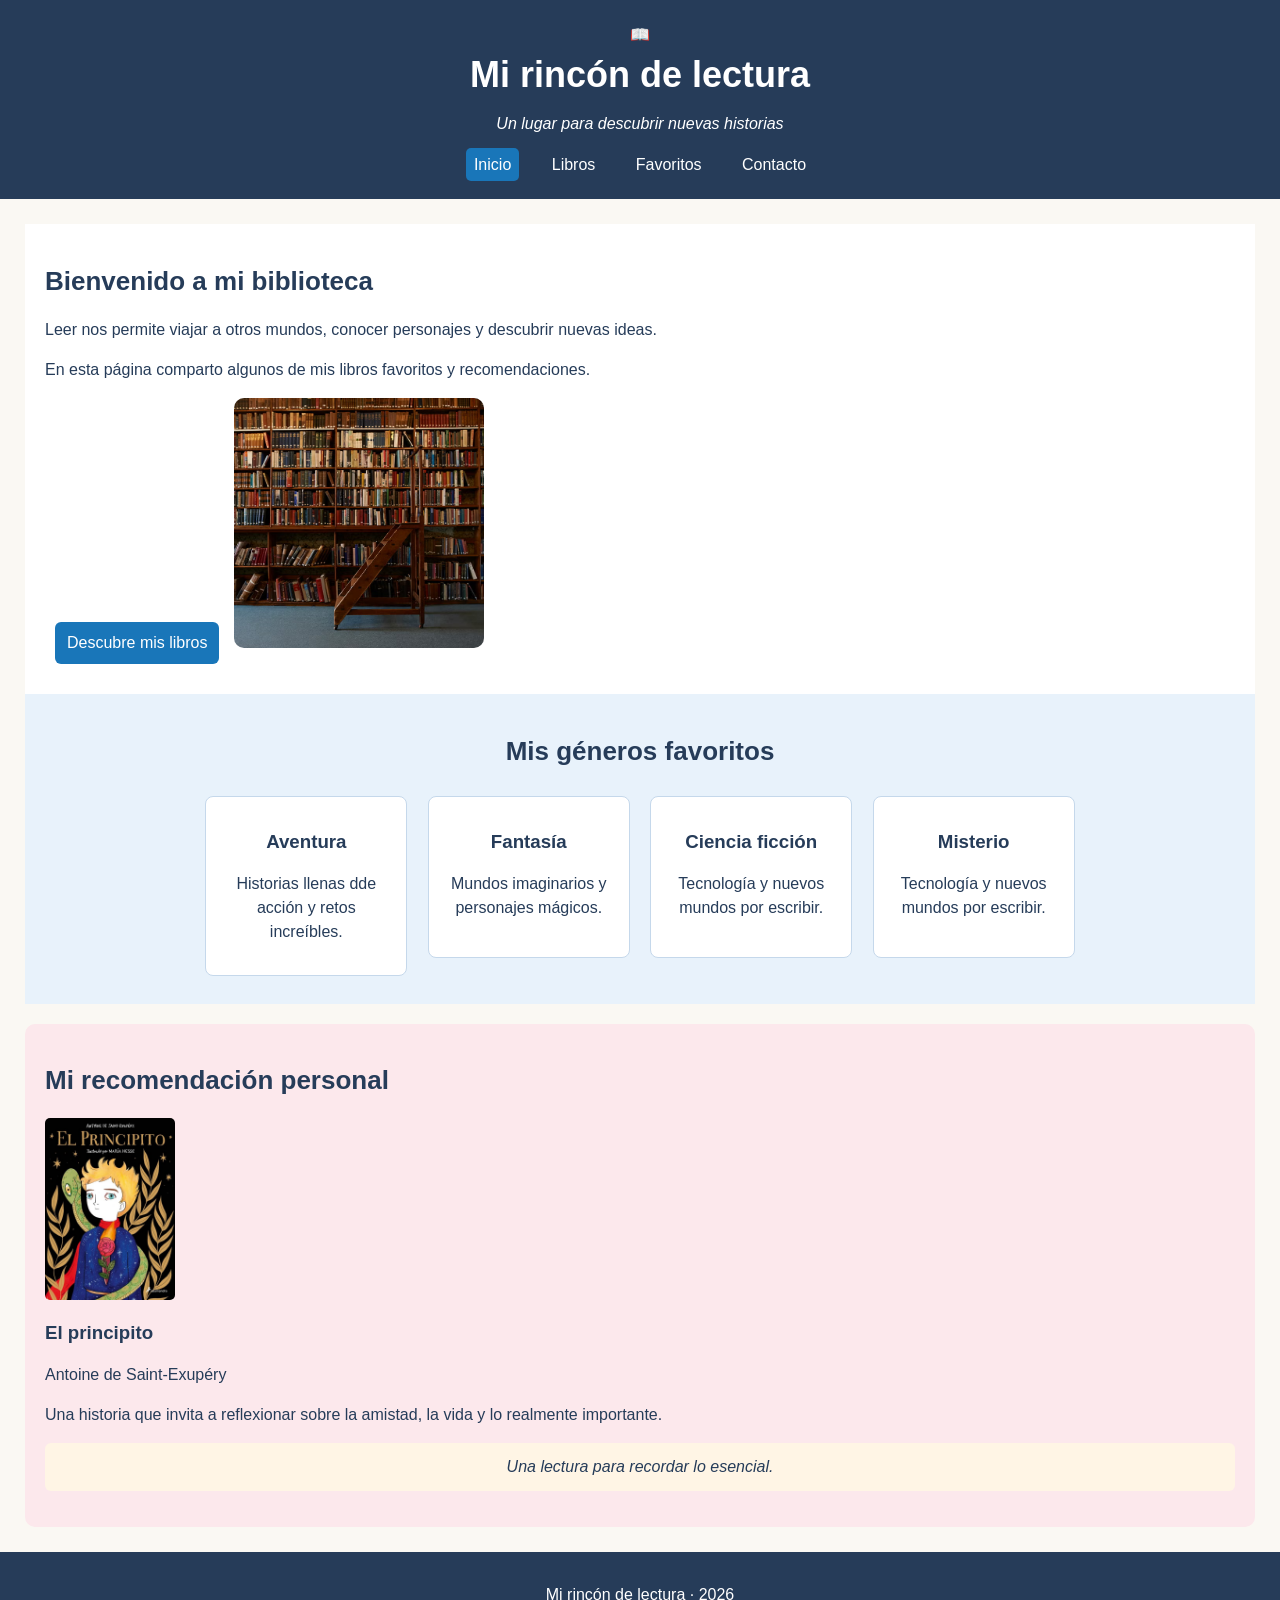
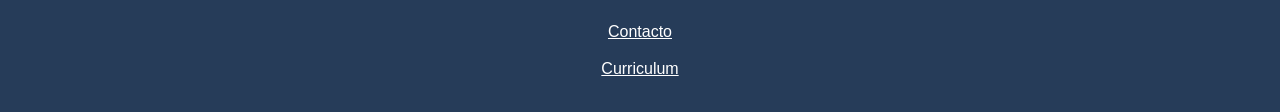
<file: index.html>
<!DOCTYPE html>
<html lang="en">

<head>
    <meta charset="UTF-8">
    <meta name="viewport" content="width=device-width, initial-scale=1.0">
    <title>Mi rincón de lectura</title>
    <link rel="stylesheet" href="Css/estilos.css">
</head>

<body>
    <header id="cabecera">
        <div class="identidad">
            <span class="icono-libro">📖</span>
            <div>
                <h1>Mi rincón de lectura</h1>
                <p>Un lugar para descubrir nuevas historias</p>
            </div>
        </div>
        <nav>
            <a href="index.html" class="activo">Inicio</a>
            <a href="libros.html">Libros</a>
            <a href="#generos">Favoritos</a>
            <a href="#contacto">Contacto</a>
        </nav>
    </header>
    <main>
        <section id="inicio">
            <h2>Bienvenido a mi biblioteca</h2>
            <p>Leer nos permite viajar a otros mundos,
                conocer personajes y descubrir nuevas ideas.</p>
            <p>En esta página comparto algunos de mis libros favoritos y recomendaciones.</p>
            <a href="libros.html" class="boton">Descubre mis libros</a>
            <img src="Img/Biblioteca.jpg" alt="Libros apilados junto a una taza">
        </section>
        <section id="generos">
            <h2>Mis géneros favoritos</h2>

            <div class="genero">
                <h3>Aventura</h3>
                <p>Historias llenas dde acción y retos increíbles.</p>
            </div>

            <div class="genero">
                <h3>Fantasía</h3>
                <p>Mundos imaginarios y personajes mágicos.</p>
            </div>

            <div class="genero">
                <h3>Ciencia ficción</h3>
                <p>Tecnología y nuevos mundos por escribir.</p>
            </div>
            <div class="genero">
                <h3>Misterio</h3>
                <p>Tecnología y nuevos mundos por escribir.</p>
            </div>
        </section>
        <section id="recomendacion">
            <h2>Mi recomendación personal</h2>
            <img src="Img/Principito.jpg" alt="Portada del libro El principito" class="portada">
            <h3>El principito</h3>
            <p>Antoine de Saint-Exupéry</p>
            <p>Una historia que invita a reflexionar
                sobre la amistad, la vida y lo realmente importante.
            </p>
            <p class="cita">
                Una lectura para recordar lo esencial.
            </p>
        </section>
    </main>
    <footer id="contacto">
        <p>Mi rincón de lectura · 2026</p>
        <a href="mailto:lectura@ejemplo.com">Contacto</a>
        <p><a href="Documentación/CV_Miguel_Angel_Martinez_Pastrana.pdf" download="Curriculum">Curriculum</a></p>
    </footer>
</body>

</html>
</file>
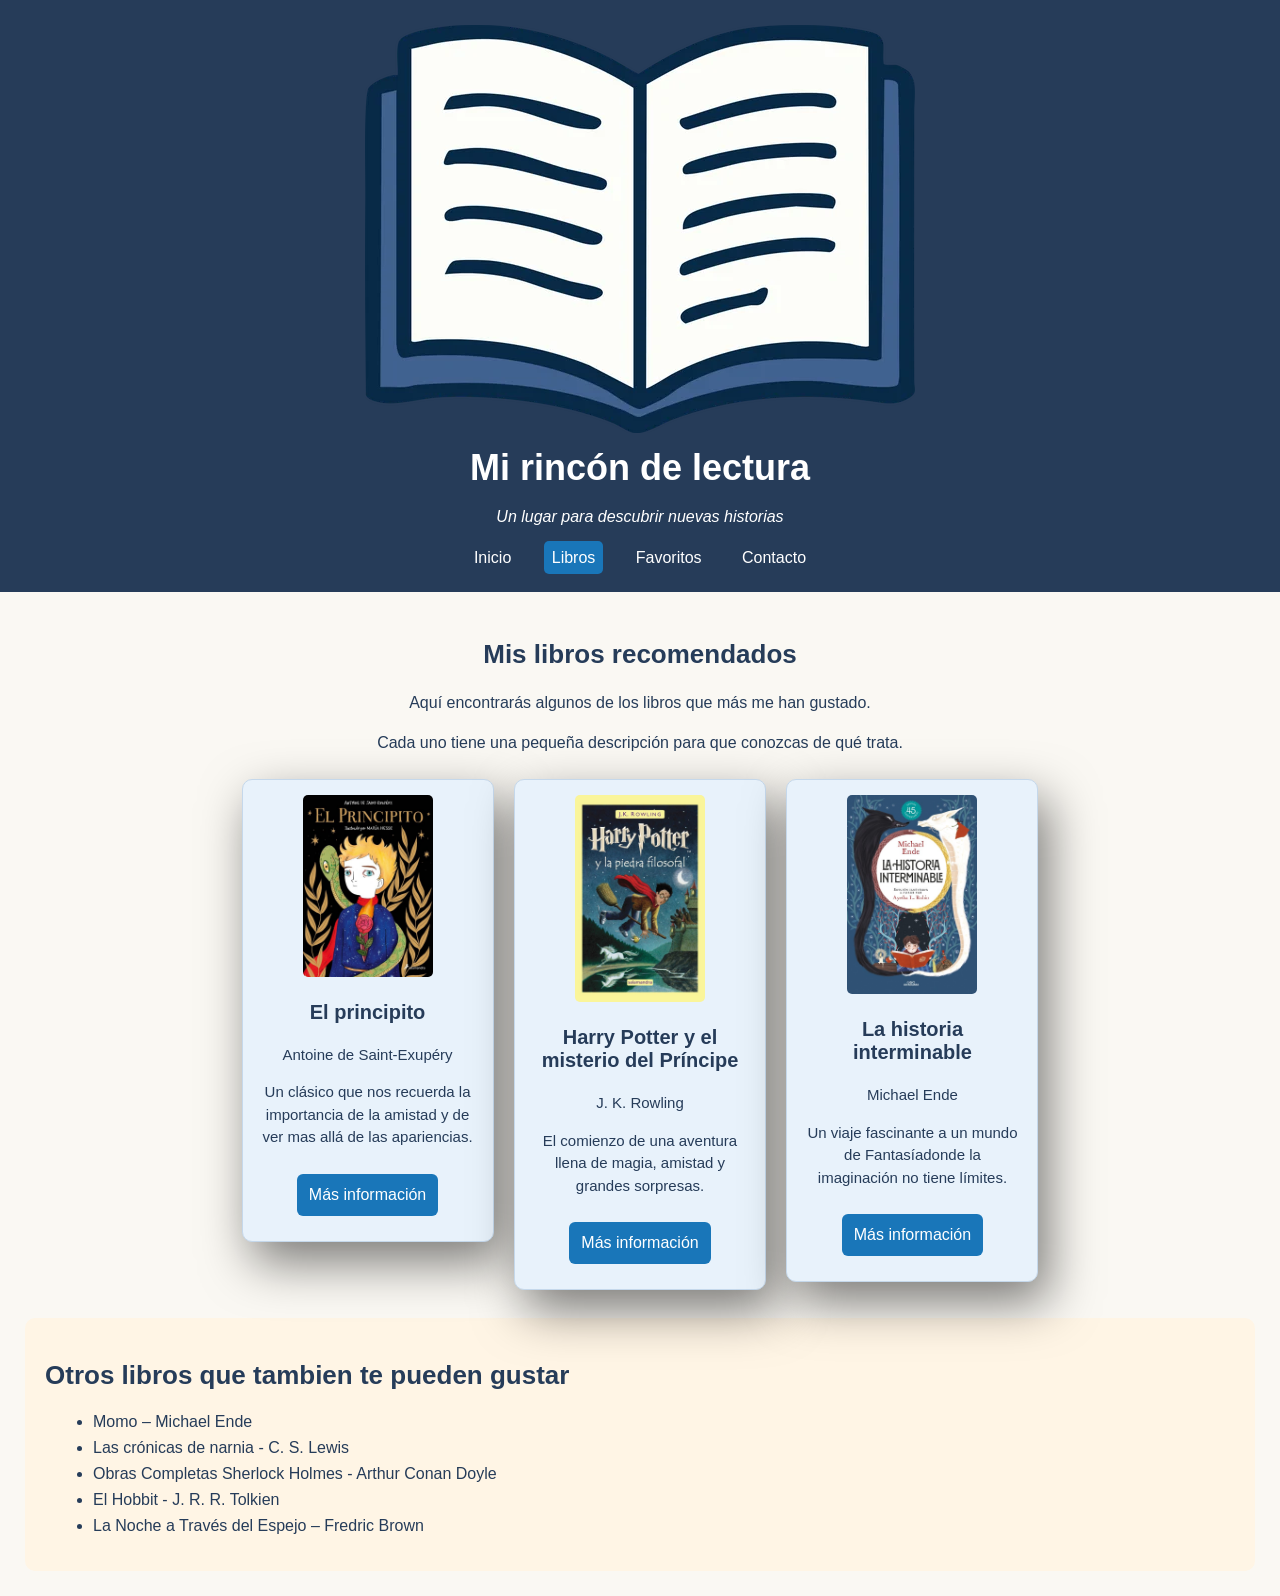
<file: libros.html>
<!DOCTYPE html>
<html lang="en">
<head>
    <meta charset="UTF-8">
    <meta name="viewport" content="width=device-width, initial-scale=1.0">
    <title>Document</title>
     <link rel="stylesheet" href="Css/estilos.css">
</head>
<body>
    
</body>
<header id="cabecera">
        <div class="identidad">
             <img src="Img/logolibro.jpg" id="logo">
            <div>
                <h1>Mi rincón de lectura</h1>
                <p>Un lugar para descubrir nuevas historias</p>
            </div>
        </div>
        <nav>
            <a href="index.html">Inicio</a>
            <a href="libros.html" class="activo">Libros</a>
            <a href="index.html#generos">Favoritos</a>
            <a href="#contacto">Contacto</a>
        </nav>
    </header>
    <main>
        <section id="catalogo">
            <h2>Mis libros recomendados</h2>
            <p>Aquí encontrarás algunos de los libros
                que más me han gustado.</p>
            <p>Cada uno tiene una pequeña descripción
                para que conozcas de qué trata.
            </p>
        
        <div class="tarjeta">
            <img src="Img/Principito.jpg"
            alt="Portada de El principito"
            class="portada">
            <h3>El principito</h3>
            <p>Antoine de Saint-Exupéry</p>
            <p>Un clásico que nos recuerda la importancia
                de la amistad y de ver mas allá de las apariencias.
            </p>
            <a href="https://es.wikipedia.org/wiki/El_principito"
            class="boton">Más información</a>
        </div>
                <div class="tarjeta">
            <img src="Img/Harry-Potter y la piedra filosofal.jpg"
            alt="Portada de Harry Potter"
            class="portada">
            <h3>Harry Potter y el misterio del Príncipe</h3>
            <p>J. K. Rowling</p>
            <p>El comienzo de una aventura llena de magia,
                amistad y grandes sorpresas.
            </p>
            <a href="https://es.wikipedia.org/wiki/Harry_Potter_y_la_piedra_filosofal"
            class="boton">Más información</a>
        </div>
                <div class="tarjeta">
            <img src="Img/La-historia-interminable.jpg"
            alt="Portada de La historia interminable"
            class="portada">
            <h3>La historia interminable</h3>
            <p>Michael Ende</p>
            <p>Un viaje fascinante a un mundo de Fantasíadonde la imaginación no tiene límites.
            </p>
            <a href="https://es.wikipedia.org/wiki/La_historia_interminable"
            class="boton">Más información</a>
        </div>
        </section>
        <section id="otros-libros">
            <h2>Otros libros que tambien te pueden gustar</h2>
            <ul>
                <li>Momo – Michael Ende</li>
                <li>Las crónicas de narnia - C. S. Lewis</li>
                <li>Obras Completas Sherlock Holmes - Arthur Conan Doyle</li>
                <li>El Hobbit - J. R. R. Tolkien</li>
                <li>La Noche a Través del Espejo – Fredric Brown</li>
            </ul>
        </section>
    </main>
</html>
</file>
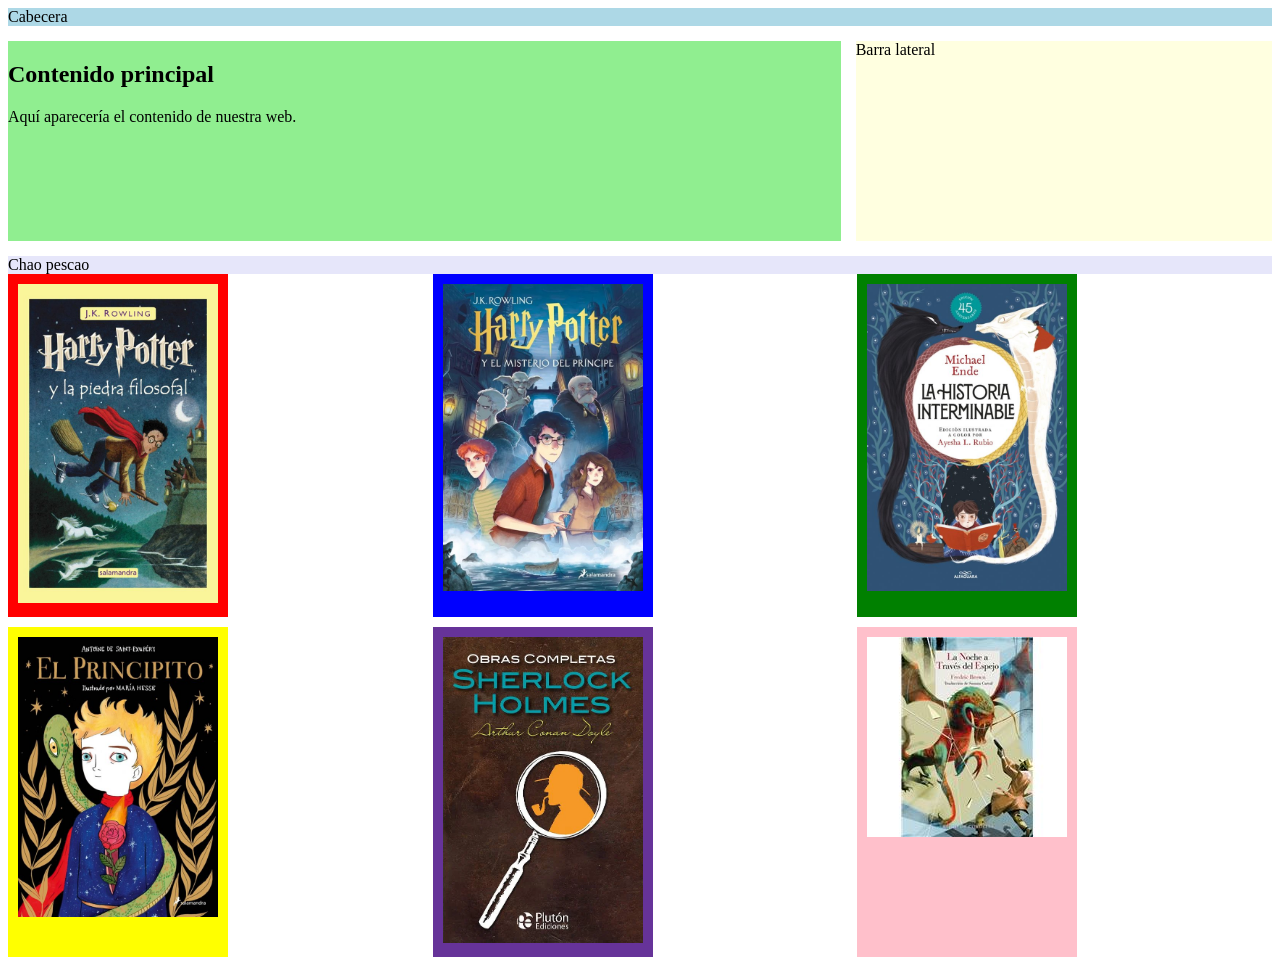
<file: pruebas.html>
<!DOCTYPE html>
<html lang="en">

<head>
    <meta charset="UTF-8">
    <meta name="viewport" content="width=device-width, initial-scale=1.0">
    <title>Document</title>
    <style>
        .contenedor {
            display: grid;
            grid-template-columns: repeat(3, 1fr);
            gap: 10px;
           
        }

        .caja {
            padding: 10px;
            text-align: center;
            width: 200px;
        }

        .roja {
            background-color: red;
        }

        .azul {
            background-color: blue;
        }

        .verde {
            background-color: green;
        }

        .amarillo {
            background-color: yellow;
        }

        .morado {
            background-color: rebeccapurple;
        }

        .rosa {
            background-color: pink;
        }

        .pagina {
            display: grid;
            grid-template-columns: 2fr 1fr;
            grid-template-areas: "cabecera cabecera"
                "contenido lateral"
                "pie pie";
            gap: 15px;
        }

        header {
            grid-area: cabecera;
            background-color: lightblue;
        }

        main {
            grid-area: contenido;
            background-color: lightgreen;
            min-height: 200px;
        }

        aside {
            grid-area: lateral;
            background-color: lightyellow;
        }

        footer {
            grid-area: pie;
            background-color: lavender;
        } .img {width: 100%;}
    </style>
</head>

<body>
    <div class="pagina">
        <header>Cabecera</header>
        <main>
            <h2>Contenido principal</h2>
            <p>Aquí aparecería el contenido de nuestra web.</p>
        </main>
        <aside>Barra lateral</aside>
        <footer>Chao pescao</footer>
    </div>
    <div class="contenedor">
        <div class="caja roja"><img src="Img/Harry-Potter y la piedra filosofal.jpg" class="img"></div>
        <div class="caja azul"><img src="Img/Harry-Potter.jpg" class="img"></div>
        <div class="caja verde"><img src="Img/La-historia-interminable.jpg" class="img"></div>
        <div class="caja amarillo"><img src="Img/Principito.jpg" class="img"></div>
        <div class="caja morado"><img src="Img/sherlock.jpg" class="img"></div>
        <div class="caja rosa"><img src="Img/lanoche.jpg" class="img"></div>

    </div>
</body>

</html>
</file>
<file: Css/estilos.css>
/* ESTILOS GENERALES*/
body {
    font-family: Arial, Helvetica, sans-serif;
    background-color: #faf8f3;
    color: #263c59;
    margin: 0;
}

main {
    padding: 25px;
}

h2 {
    color: #263c59;
    font-size: 26px;
}

p {
    line-height: 1.5;
}


/*CABECERA*/
#cabecera {
    background-color: #263c59;
    color: white;
    text-align: center;
    padding: 25px;
}

#cabecera h1 {
    font-size: 36px;
    margin: 10px;
}

#cabecera p {
    font-style: italic;
}

/*NAVEGADOR*/
nav {
    margin-top: 20px;
}

nav a {
    color: white;
    text-decoration: none;
    margin: 10px;
    padding: 8px;
}

nav a:hover {
    background-color: #1976b9;
    border-radius: 5px;
}

nav a.activo {
    background-color: #1976b9;
    border-radius: 5px;
}

/*BIENVENIDA*/

#inicio {
    padding: 20px;
    background-color: white;
}

#inicio img {
    width: 250px;
    border-radius: 10px;
}

.boton {
    display: inline-block;
    background-color: #1976b9;
    color: white;
    padding: 12px;
    margin: 10px;
    text-decoration: none;
    border-radius: 6px;
    transition: transform 5s;
}

.boton:hover {
    transform: scale(3.9);
    background-color: red;
}

#generos {
    background-color: #e8f2fb;
    padding: 20px;
    text-align: center;
}

.genero {
    display: inline-block;
    vertical-align: top;
    background-color: white;
    width: 170px;
    min-height: 130px;
    margin: 8px;
    padding: 15px;
    border: 1px solid #c5d8eb;
    border-radius: 8px;
}

.genero h3 {
    color: #263c59;
}

/*RECOMENDACIÓN*/

#recomendacion {
    background-color: #fce8ec;
    padding: 20px;
    margin-top: 20px;
    border-radius: 10px;
}

.portada {
    width: 130px;
    border-radius: 5px;
    transition: transform 8s;
}

.portada:hover {
    transform: scale(180deg);
}

.cita {
    background-color: #fff5e5;
    padding: 12px;
    font-style: italic;
    text-align: center;
    border-radius: 6px;
}

/*CATÁLOGO*/
#catalogo {
    text-align: center;
}

.tarjeta {
    display: inline-block;
    vertical-align: top;
    width: 220px;
    min-height: 420px;
    background-color: #e8f2fb;
    border: 1px solid #c5d8eb;
    border-radius: 10px;
    padding: 15px;
    margin: 8px;
    text-align: center;
    transition: transform 4s;
    box-shadow: 10px 20px 50px rgba(0, 0, 0, 0.514);
}

.tarjeta h3 {
    font-size: 20px;
}

.tarjeta:hover {
    transform: scale(1.05) translateY(-10px);
    box-shadow: 20 30px 60px (0, 0, 3, 0.3)
}

.tarjeta p {
    font-size: 15px;
}

/*OTROS LIBROS*/
#otros-libros {
    background-color: #fff5e5;
    padding: 20px;
    margin-top: 20px;
    border-radius: 10px;
}

#otros-libros li {
    margin: 8px;
}

/*FOOTER*/
footer {
    background-color: #263c59;
    color: white;
    text-align: center;
    padding: 15px;
}

footer a {
    color: white;
}

@keyframes cambiarColor {
    0% {
        color: blue
    }

    50% {
        color: rgb(8, 255, 21);
    }

    100% {
        color: red;
    }
}

h1 {
    animation: cambiarColor 1s;
    animation-delay: 1s;
    animation-iteration-count: infinite;
}
@keyframes mover {
    0% {
        transform: translateX(-100px);
    }

    50% {
        transform: translateX(100px);
    }

    100% {
        transform: translate(-100px);
    }
}

.tarjeta {
    animation: mover 1s ease-in;
    animation-iteration-count: infinite;
}

@keyframes girar {
    from {
        transform: rotate(0deg);
    }

    to {
        transform: rotate(360deg);
    }
}

.tarjeta {
    animation: girar 1s ease-in;
    animation-iteration-count: infinite;
}

@keyframes aparecer {
    from {
        opacity: 0;
    }

    to {
        opacity: 1
    }

    ;
}

#inicio {
    animation: aparecer 2s;
}

@keyframes aumentar {
    0% {
        transform: scale(1.0)
    }


    50% {
        transform: scale(1.5)
    }


    100% {
        transform: scale(1.0)
    }

}

.boton {
    animation: aumentar 3s;
    animation-iteration-count: infinite;
}
</file>
